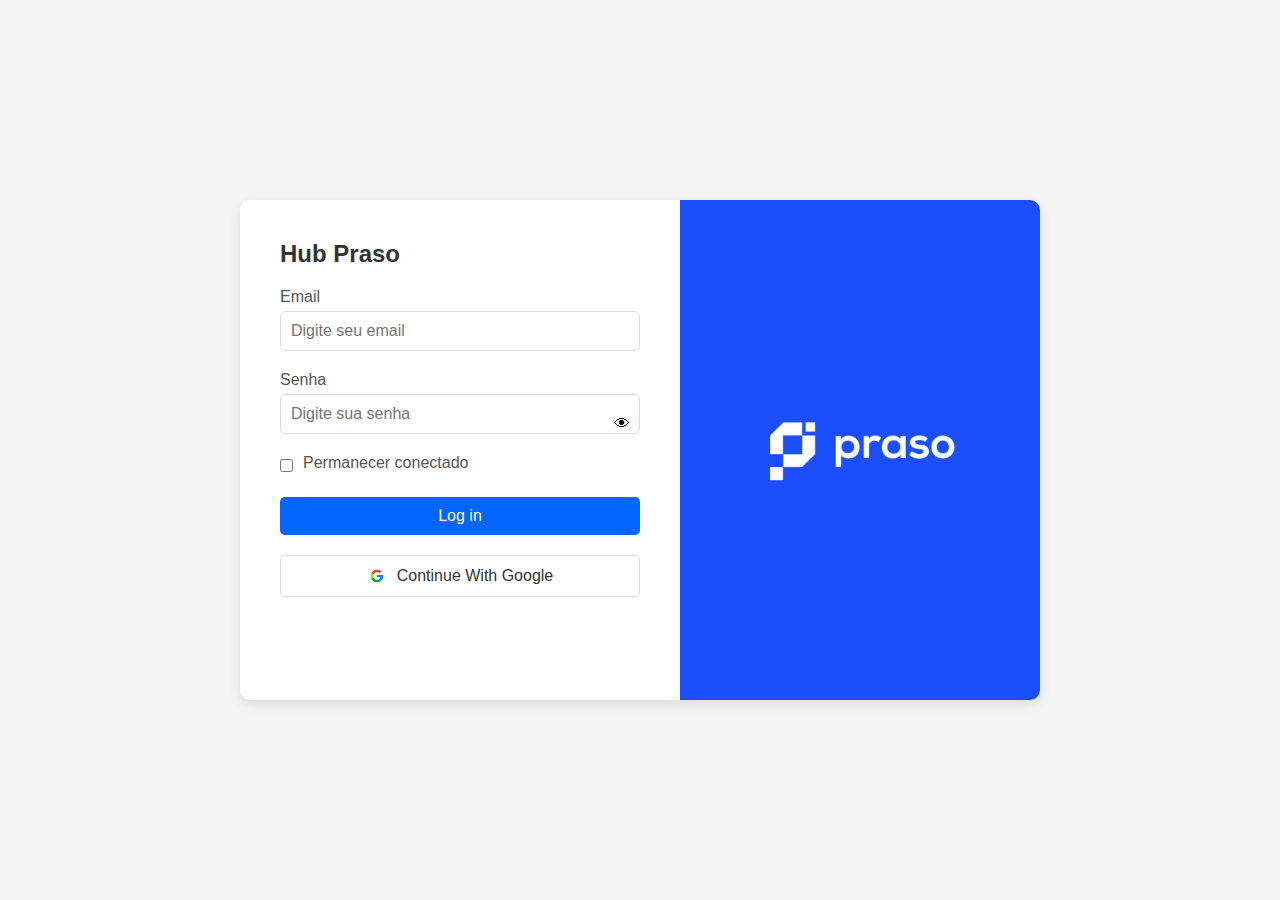
<file: index.html>
<!DOCTYPE html>
<html lang="en">
<head>
    <meta charset="UTF-8">
    <meta name="viewport" content="width=device-width, initial-scale=1.0">
    <title>Hub Praso - Login</title>
    <link rel="stylesheet" href="css/login.css">
</head>
<body>
    <div class="container">
        <!-- Esquerda - Formulário de Login -->
        <div class="login-form">
            <h2>Hub Praso</h2>
            <form action="/login" method="POST">
                <label for="email">Email</label>
                <input type="email" id="email" name="email" placeholder="Digite seu email" required>
                
                <label for="password">Senha</label>
                <div class="password-field">
                    <input type="password" id="password" name="password" placeholder="Digite sua senha" required>
                    <span class="toggle-password">&#128065;</span> <!-- ícone de olho -->
                </div>

                <div class="stay-logged-in">
                    <input type="checkbox" id="remember" name="remember">
                    <label for="remember">Permanecer conectado</label>
                </div>

                <button type="button" id="loginButton" class="login-btn">Log in</button>

                <button type="button" class="google-btn">
                    <img src="images/google.jpg" alt="Google logo"> Continue With Google
                </button>
            </form>
        </div>

        <!-- Direita - Logo -->
        <div class="logo-section">
            <img src="images/logopraso1.png" alt="Praso logo" class="logo">
        </div>
    </div>
    <script src="js/login.js"></script>
</body>
</html>
</file>
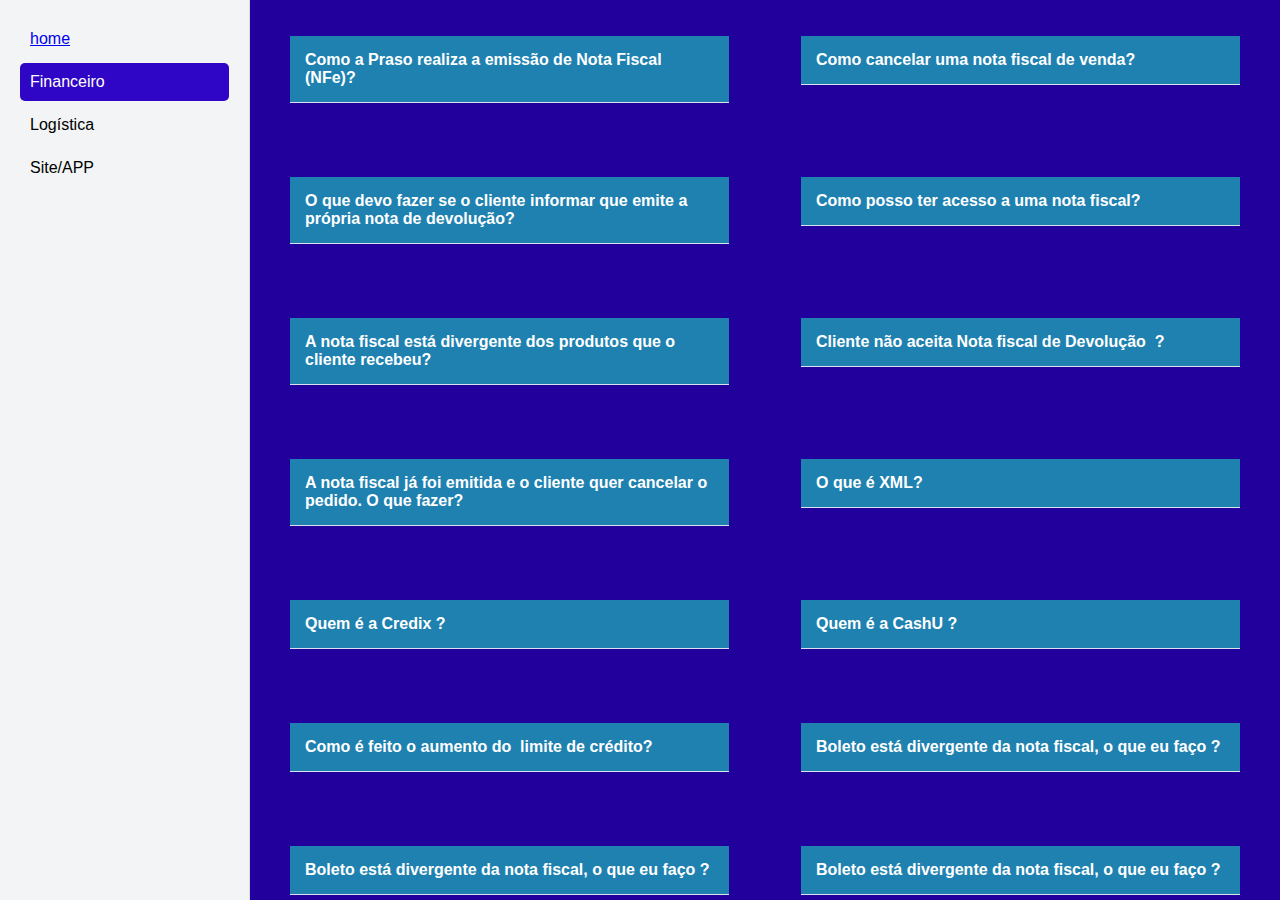
<file: suporte.html>
<!DOCTYPE html>
<html lang="pt-BR">
<head>
    <meta charset="UTF-8">
    <meta name="viewport" content="width=device-width, initial-scale=1.0">
    <title>Sidebar Interativa</title>
    <link rel="stylesheet" href="css/sidebar.css">
    <link rel="stylesheet" href="https://cdnjs.cloudflare.com/ajax/libs/font-awesome/6.5.1/css/all.min.css" integrity="sha512-DTOQO9RWCH3ppGqcWaEA1BIZOC6xxalwEsw9c2QQeAIftl+Vegovlnee1c9QX4TctnWMn13TZye+giMm8e2LwA==" crossorigin="anonymous" referrerpolicy="no-referrer" />
</head>
<body>
    <div class="container">
        <div class="sidebar">
            <ul>
                <li><a href="home.html">home</a></li>
                <li class="active" onclick="showContent('home')">Financeiro</li>
                <li onclick="showContent('order')">Logística</li>
                <li onclick="showContent('delivery')">Site/APP</li>
            </ul>
        </div>
        <div class="content">
            <div id="home" class="content-item active">
                <!-- Accordions para "Financeiro" -->
                <div class="container-ativo">
                    <div class="accordion">
                        <button class="accordion-header">
                            <span>Como a Praso realiza a emissão de Nota Fiscal (NFe)?</span>
                            <i class="fa-solid fa-chevron-down arrow"></i>
                        </button>
                        <div class="accordion-body">
                            <p>Aqui na Praso, trabalhamos com dois tipos de emissão de notas fiscais: nota de venda e nota de devolução. Na nota fiscal de venda, informamos ao cliente e à Sefaz (Secretaria da Fazenda) que os produtos foram vendidos pela Praso para aquele cliente. A nota fiscal de venda é emitida automaticamente quando o pedido é feito.

                                A nota fiscal de devolução informa ao cliente e à Sefaz que o cliente não recebeu aqueles itens. Ela é emitida automaticamente quando alguma ocorrência é realizada. 
                                
                                Para a Praso, a importância da emissão e registro dessas notas vai além do setor fiscal. Utilizamos essas notas não apenas para registro fiscal e cobrança, mas também para organizar o nosso Centro de Distribuição, conseguindo mapear os itens que saíram e voltaram para o nosso armazém.
                                
                                Sempre que um item sai do nosso CD, uma nota fiscal de venda é emitida. Ainda não trabalhamos com notas de bonificação.
                                
                                Caso seja necessário emitir uma nota fiscal de venda ou devolução manualmente, nós fazemos isso no Sankhya.</p>
                        </div>
                    </div>
                </div>
                <div class="container-ativo">
                    <div class="accordion">
                        <button class="accordion-header">
                            <span>Como cancelar uma nota fiscal de venda?</span>
                            <i class="fa-solid fa-chevron-down arrow"></i>
                        </button>
                        <div class="accordion-body">
                            <p>Primeiro, precisamos entender o motivo do cancelamento da nota fiscal. Atualmente, a Sefaz permite que a nota fiscal de venda ou de devolução seja cancelada em até 24 horas; depois desse prazo, não é mais permitido o cancelamento.

                                Caso seja uma nota fiscal de venda, se ultrapassar as 24 horas, podemos emitir uma nota de devolução para que aquela operação de venda seja anulada.
                                
                                Se o cliente ainda insistir na anulação, precisaremos de ajuda do time financeiro para que eles possam dar entrada em uma anulação junto à Sefaz com justificativa. Esse tipo de operação não deve ser feito com frequência, devendo ocorrer apenas em casos excepcionais. Por isso, é importante alinhar com o cliente e buscar outras formas de resolução para evitar recorrer a essa solução.</p>
                        </div>
                    </div>
                </div>
                <!-- Adicionei 8 accordions adicionais para "Financeiro" -->
                <div class="container-ativo">
                    <div class="accordion">
                        <button class="accordion-header">
                            <span>O que devo fazer se o cliente informar que emite a própria nota de devolução?</span>
                            <i class="fa-solid fa-chevron-down arrow"></i>
                        </button>
                        <div class="accordion-body">
                            <p>É importante explicar ao cliente nosso procedimento padrão para que ele compreenda o processo. Temos clientes de diferentes portes, com rotatividade nas equipes de compras e financeiro, e às vezes é necessário relembrar nosso processo.

                                Diante disso, se o cliente emitiu uma nota de devolução para um item que não recebeu, precisamos verificar internamente se o motorista registrou a ocorrência no sistema. Se o motorista tiver registrado a ocorrência, há uma grande chance de que ela já tenha sido resolvida de forma automática ou pelo time da torre de controle.
                                
                                - Caso o pedido esteja em rota hoje e o motorista ainda não tenha registrado a ocorrência, devemos confirmar com a torre de controle se realmente houve a falta e alinhar sobre a ocorrência. Se for confirmado, iremos realizar o procedimento manual.
                                
                                Nesse caso, não registraremos a ocorrência no Retool. Explicaremos sobre a nota de devolução no Shopify, anexaremos o PDF da nota e colocaremos a tag "*devolucao_emitida_pelo_cliente*".
                                
                                É importante registrar e armazenar essa nota para que o time financeiro possa acessá-la.
                                
                                - Se a ocorrência já foi resolvida automaticamente ou pelo time da torre de controle em menos de 24 horas, iremos realizar o cancelamento da ocorrência. Se for um reenvio, cancelaremos o reenvio do item e a nota de devolução emitida automaticamente.
                                
                                Após isso, registraremos o ocorrido no Shopify, anexaremos a nota emitida pelo cliente em PDF e colocaremos a tag "*devolucao_emitida_pelo_cliente*".
                                
                                Se a ocorrência foi registrada há mais de 24 horas, é importante informar ao cliente que, devido ao tempo decorrido, a nota não pode mais ser cancelada. Caso a nota dele também tenha sido emitida há mais de 24 horas e ele se recuse a cancelar a nota de devolução emitida, precisamos entrar em contato com o setor financeiro, explicando a situação e solicitando a anulação da nossa nota. Lembrando de registrar o ocorrido no Shopify, anexar a nota emitida pelo cliente em PDF e colocar a tag "*devolucao_emitida_pelo_cliente*".</p>
                        </div>
                    </div>
                </div>
                <div class="container-ativo">
                    <div class="accordion">
                        <button class="accordion-header">
                            <span>Como posso ter acesso a uma nota fiscal?</span>
                            <i class="fa-solid fa-chevron-down arrow"></i>
                        </button>
                        <div class="accordion-body">
                            <p>A nota fiscal de venda fica disponível para o cliente no site e no aplicativo, mas a nota de devolução não.

                                Podemos acessar notas de venda e devolução no nosso sistema de duas formas diferentes.
                                
                                Na aba "Consultar Pedido" dentro do Retool, podemos pesquisar o pedido e visualizar todo o histórico de notas emitidas, devolvidas e canceladas. Também podemos acessar essas informações no Sankhya, nossa ferramenta de gestão financeira, onde é possível consultar todas as notas de venda, devolução e cancelamento, além de baixar o PDF e o XML.</p>
                        </div>
                    </div>
                </div>
                <div class="container-ativo">
                    <div class="accordion">
                        <button class="accordion-header">
                            <span>A nota fiscal está divergente dos produtos que o cliente recebeu?</span>
                            <i class="fa-solid fa-chevron-down arrow"></i>
                        </button>
                        <div class="accordion-body">
                            <p>É importante pedir ao cliente que envie a nota que ele recebeu e, em paralelo, confirmar com o canhoto que o motorista anexou na entrega.

                                Precisamos verificar se o cliente recebeu a nota fiscal de venda que está em seu CNPJ ou se recebeu a nota fiscal de outro cliente.
                                
                                Caso ele tenha recebido a nota fiscal de outro cliente ou os itens tenham sido entregues trocados, iremos solicitar a recolha dos itens e realizar o reenvio do pedido correto. Se o cliente utilizou algum ou todos os itens, iremos faturar um pedido para cobrança, registrando tudo no Shopify.</p>
                        </div>
                    </div>
                </div>
                <div class="container-ativo">
                    <div class="accordion">
                        <button class="accordion-header">
                            <span>Cliente não aceita Nota fiscal de Devolução  ?</span>
                            <i class="fa-solid fa-chevron-down arrow"></i>
                        </button>
                        <div class="accordion-body">
                            <p>Caso o cliente informe que não aceita nota fiscal de devolução, é importante informar sobre o nosso procedimento padrão de resolução de ocorrências e a emissão automática de nota fiscal de devolução.

                                Hoje, não temos uma trava que informe a torre de controle ou impeça a automação de resolver as ocorrências e emitir a nota de devolução ou venda. Por isso caso o cliente faça a emissão de uma nota de devolução, ele precisa nos informar em até 24 horas.
                                O cliente emitindo a nota fiscal precisamos cancelar a nossa nota fiscal de devolução e registrar no shopify o ocorrido, anexar a nota emitida pelo cliente em pdf e colocar a tag “*devolucao_emitida_pelo_cliente*”.</p>
                        </div>
                    </div>
                </div>
                <div class="container-ativo">
                    <div class="accordion">
                        <button class="accordion-header">
                            <span>A nota fiscal já foi emitida e o cliente quer cancelar o pedido. O que fazer?</span>
                            <i class="fa-solid fa-chevron-down arrow"></i>
                        </button>
                        <div class="accordion-body">
                            <p>No site e no aplicativo da Praso, o cliente consegue cancelar o pedido por conta própria, caso a nota fiscal ainda não tenha sido emitida.

                                Hoje, nosso processo de faturamento ocorre paralelamente ao processo de roteirização. Por conta disso, em casos em que o pedido já foi faturado, o cliente não conseguirá realizar o cancelamento sozinho.
                                
                                Com o cenário de faturamento automático, dependendo do tempo de emissão, o pedido provavelmente já pode ter sido separado em nosso CD.
                                
                                Por isso, é preciso avisar ao time de operações, caso seja um pedido ainda no tempo de separação, para cancelar a nota fiscal no Sankhya de forma manual.
                                
                                Sempre registre no Shopify o motivo do cancelamento.</p>
                        </div>
                    </div>
                </div>
                <div class="container-ativo">
                    <div class="accordion">
                        <button class="accordion-header">
                            <span>O que é XML?</span>
                            <i class="fa-solid fa-chevron-down arrow"></i>
                        </button>
                        <div class="accordion-body">
                            <p>A XML é uma linguagem de programação Extensible Markup Language (XML). Esse arquivo serve para dar validade jurídica. Alguns dos nosso clientes pedem esse arquivo para dar entrada no sistema deles.

                                No Sankhya podemos fazer a busca pelo pedido e enviar o xml daquela nota automaticamente para o e-mail cadastrado ou baixar o arquivo.
                                
                                Caso ainda assim o arquivo não esteja legível ou precise dele de outra forma, pode falar com o supervisor ou analista sênior do seu time ou falar com o time de tecnologia.</p>
                        </div>
                    </div>
                </div>
                <div class="container-ativo">
                    <div class="accordion">
                        <button class="accordion-header">
                            <span>Quem é a Credix ?</span>
                            <i class="fa-solid fa-chevron-down arrow"></i>
                        </button>
                        <div class="accordion-body">
                            <p>A credix é a nossa parceira financeira com clientes que consideramos Grandes Contas. Eles permitem que a gente ofereça pagamentos flexíveis e limite de crédito para o cliente sem processar o pagamento por nós. O que significa que no boleto o pagamento estará o nome Credix Securitizadora iii .</p>
                        </div>
                    </div>
                </div>
                <div class="container-ativo">
                    <div class="accordion">
                        <button class="accordion-header">
                            <span>Quem é a CashU ?</span>
                            <i class="fa-solid fa-chevron-down arrow"></i>
                        </button>
                        <div class="accordion-body">
                            <p>A CashU é nossa parceira financeira com o maior volume do nosso negócio. Eles permitem que a gente ofereça pagamentos flexíveis e limite de crédito para o cliente sem processar o pagamento por nós. O que significa que no boleto o pagamento estará o nome INOVA CREDTECH III FUNDO DE INVESTIMENTO EM DIREITOS CREDITORIOS.</p>
                        </div>
                    </div>
                </div>
                <div class="container-ativo">
                    <div class="accordion">
                        <button class="accordion-header">
                            <span>Como é feito o aumento do  limite de crédito?</span>
                            <i class="fa-solid fa-chevron-down arrow"></i>
                        </button>
                        <div class="accordion-body">
                            <p>Para solicitarmos aumento de crédito, precisamos que o cliente tenha gasto em média 7k para ser avaliada essa possibilidade, caso o cliente não tenha gasto esse valor ainda conosco, podemos enviar o link: https://airtable.com/appnJT7Kz8mlHxTzY/shrnaeTumroiTMpaL Para que o cliente anexe notas ficar de outras empresas, para que o time de crédito possa analisar e isso pode levar em média 48 horas !</p>
                        </div>
                    </div>
                </div>
                <div class="container-ativo">
                    <div class="accordion">
                        <button class="accordion-header">
                            <span>Boleto está divergente da nota fiscal, o que eu faço ?</span>
                            <i class="fa-solid fa-chevron-down arrow"></i>
                        </button>
                        <div class="accordion-body">
                            <p>É importante verificar se o pedido sofreu alguma modificação por conta de ruptura de estoque ou pesagem. Caso tenha sido, precisamos confirmar qual o valor correto e fazer o ajuste através do emissor de boleto no retool.

                                Caso o boleto seja emitido por um de nossos parceiros enviar a NF ajustada de venda ou a nota de devolução e solicitar o ajuste do valor do boleto.</p>
                        </div>
                    </div>
                </div>
                <div class="container-ativo">
                    <div class="accordion">
                        <button class="accordion-header">
                            <span>Boleto está divergente da nota fiscal, o que eu faço ?</span>
                            <i class="fa-solid fa-chevron-down arrow"></i>
                        </button>
                        <div class="accordion-body">
                            <p>É importante verificar se o pedido sofreu alguma modificação por conta de ruptura de estoque ou pesagem. Caso tenha sido, precisamos confirmar qual o valor correto e fazer o ajuste através do emissor de boleto no retool.

                                Caso o boleto seja emitido por um de nossos parceiros enviar a NF ajustada de venda ou a nota de devolução e solicitar o ajuste do valor do boleto.</p>
                        </div>
                    </div>
                </div>
                <div class="container-ativo">
                    <div class="accordion">
                        <button class="accordion-header">
                            <span>Boleto está divergente da nota fiscal, o que eu faço ?</span>
                            <i class="fa-solid fa-chevron-down arrow"></i>
                        </button>
                        <div class="accordion-body">
                            <p>É importante verificar se o pedido sofreu alguma modificação por conta de ruptura de estoque ou pesagem. Caso tenha sido, precisamos confirmar qual o valor correto e fazer o ajuste através do emissor de boleto no retool.

                                Caso o boleto seja emitido por um de nossos parceiros enviar a NF ajustada de venda ou a nota de devolução e solicitar o ajuste do valor do boleto.</p>
                        </div>
                    </div>
                </div>
                <div class="container-ativo">
                    <div class="accordion">
                        <button class="accordion-header">
                            <span>Boleto está divergente da nota fiscal, o que eu faço ?</span>
                            <i class="fa-solid fa-chevron-down arrow"></i>
                        </button>
                        <div class="accordion-body">
                            <p>É importante verificar se o pedido sofreu alguma modificação por conta de ruptura de estoque ou pesagem. Caso tenha sido, precisamos confirmar qual o valor correto e fazer o ajuste através do emissor de boleto no retool.

                                Caso o boleto seja emitido por um de nossos parceiros enviar a NF ajustada de venda ou a nota de devolução e solicitar o ajuste do valor do boleto.</p>
                        </div>
                    </div>
                </div>
                <div class="container-ativo">
                    <div class="accordion">
                        <button class="accordion-header">
                            <span>Boleto está divergente da nota fiscal, o que eu faço ?</span>
                            <i class="fa-solid fa-chevron-down arrow"></i>
                        </button>
                        <div class="accordion-body">
                            <p>É importante verificar se o pedido sofreu alguma modificação por conta de ruptura de estoque ou pesagem. Caso tenha sido, precisamos confirmar qual o valor correto e fazer o ajuste através do emissor de boleto no retool.

                                Caso o boleto seja emitido por um de nossos parceiros enviar a NF ajustada de venda ou a nota de devolução e solicitar o ajuste do valor do boleto.</p>
                        </div>
                    </div>
                </div>
                <div class="container-ativo">
                    <div class="accordion">
                        <button class="accordion-header">
                            <span>Boleto está divergente da nota fiscal, o que eu faço ?</span>
                            <i class="fa-solid fa-chevron-down arrow"></i>
                        </button>
                        <div class="accordion-body">
                            <p>É importante verificar se o pedido sofreu alguma modificação por conta de ruptura de estoque ou pesagem. Caso tenha sido, precisamos confirmar qual o valor correto e fazer o ajuste através do emissor de boleto no retool.

                                Caso o boleto seja emitido por um de nossos parceiros enviar a NF ajustada de venda ou a nota de devolução e solicitar o ajuste do valor do boleto.</p>
                        </div>
                    </div>
                </div>
                <div class="container-ativo">
                    <div class="accordion">
                        <button class="accordion-header">
                            <span>Boleto está divergente da nota fiscal, o que eu faço ?</span>
                            <i class="fa-solid fa-chevron-down arrow"></i>
                        </button>
                        <div class="accordion-body">
                            <p>É importante verificar se o pedido sofreu alguma modificação por conta de ruptura de estoque ou pesagem. Caso tenha sido, precisamos confirmar qual o valor correto e fazer o ajuste através do emissor de boleto no retool.

                                Caso o boleto seja emitido por um de nossos parceiros enviar a NF ajustada de venda ou a nota de devolução e solicitar o ajuste do valor do boleto.</p>
                        </div>
                    </div>
                </div>
            </div>

            <div id="order" class="content-item">
                <!-- Accordions para "Onde está meu pedido?" -->
                <div class="container-ativo">
                    <div class="accordion">
                        <button class="accordion-header">
                            <span>Em que momento é feita a roteirização?</span>
                            <i class="fa-solid fa-chevron-down arrow"></i>
                        </button>
                        <div class="accordion-body">
                            <p>Atualmente, a roteirização acontece após as 19h.</p>
                        </div>
                    </div>
                </div>
                <!-- Adicionando 10 novos accordions -->
                <div class="container-ativo">
                    <div class="accordion">
                        <button class="accordion-header">
                            <span>Posso pedir prioridade em uma entrega?</span>
                            <i class="fa-solid fa-chevron-down arrow"></i>
                        </button>
                        <div class="accordion-body">
                            <p>Hoje, não conseguimos priorizar uma entrega na roteirização ou durante a rota do motorista. A entrega só poderá ser feita de forma prioritária se não comprometer a rota do motorista. É ideal deixar o cliente ciente de que nosso horário de entrega é das 7h às 19h.</p>
                        </div>
                    </div>
                </div>
                <div class="container-ativo">
                    <div class="accordion">
                        <button class="accordion-header">
                            <span>O cliente tem limite de horário. Como posso garantir a entrega nesse horário?</span>
                            <i class="fa-solid fa-chevron-down arrow"></i>
                        </button>
                        <div class="accordion-body">
                            <p>Ainda não conseguimos trabalhar com janela de horário na rota. Por isso, é importante esclarecer isso para o cliente, para que não se criem expectativas. Nosso horário de entrega é das 7h às 19h. Uma forma de deixar clara essa restrição de horário é colocando o limite de horário na observação do pedido, para que o motorista fique ciente. Embora não seja uma garantia, se estiver no romaneio do motorista, ele tentará organizar a rota para atender o cliente.</p>
                        </div>
                    </div>
                </div>
                <div class="container-ativo">
                    <div class="accordion">
                        <button class="accordion-header">
                            <span>O cliente quer o número do motorista. Posso passar?</span>
                            <i class="fa-solid fa-chevron-down arrow"></i>
                        </button>
                        <div class="accordion-body">
                            <p>Nossos motoristas são terceirizados, e por isso, o cliente deve tratar todos os assuntos diretamente com a Praso. O motorista pode, sim, entrar em contato com o cliente para pedir ajuda ou uma localização, mas nós não passamos o número do motorista para o cliente.</p>
                        </div>
                    </div>
                </div>
                <div class="container-ativo">
                    <div class="accordion">
                        <button class="accordion-header">
                            <span>O faturamento é feito antes da roteirização?</span>
                            <i class="fa-solid fa-chevron-down arrow"></i>
                        </button>
                        <div class="accordion-body">
                            <p>Sim, primeiro o pedido é faturado e, em seguida, roteirizado. Estamos implementando o faturamento automático para agilizar nossos processos.</p>
                        </div>
                    </div>
                </div>
                <div class="container-ativo">
                    <div class="accordion">
                        <button class="accordion-header">
                            <span>Quem roteiriza consegue ver as observações do pedido?</span>
                            <i class="fa-solid fa-chevron-down arrow"></i>
                        </button>
                        <div class="accordion-body">
                            <p>Não, as observações colocadas no pedido aparecem apenas no romaneio do motorista.</p>
                        </div>
                    </div>
                </div>
                <div class="container-ativo">
                    <div class="accordion">
                        <button class="accordion-header">
                            <span>Em que momento o pessoal verifica que o item está em ruptura?</span>
                            <i class="fa-solid fa-chevron-down arrow"></i>
                        </button>
                        <div class="accordion-body">
                            <p>As rupturas são verificadas no momento da separação do pedido. O pessoal do armazém utiliza um sistema colaborativo onde fazem ajustes de itens que estão em ruptura. Em casos assim, a NF original é automaticamente cancelada, e uma nova é emitida sem o item faltante, tudo isso antes de sair para a rota.</p>
                        </div>
                    </div>
                </div>
                <div class="container-ativo">
                    <div class="accordion">
                        <button class="accordion-header">
                            <span>Como funciona o processo de agendamento de entregas?</span>
                            <i class="fa-solid fa-chevron-down arrow"></i>
                        </button>
                        <div class="accordion-body">
                            <p>Ao finalizar o pedido, o cliente deve selecionar a data em que deseja receber a entrega, desde que não seja domingo ou feriado nacional.</p>
                        </div>
                    </div>
                </div>
                <div class="container-ativo">
                    <div class="accordion">
                        <button class="accordion-header">
                            <span>O que acontece se o cliente não estiver disponível para receber a entrega?</span>
                            <i class="fa-solid fa-chevron-down arrow"></i>
                        </button>
                        <div class="accordion-body">
                            <p>Se o cliente não estiver disponível para receber o pedido, entraremos em contato para verificar se algum vizinho pode receber a entrega. Se isso não for possível, tentaremos realizar a entrega no próximo dia de entrega naquela região.</p>
                        </div>
                    </div>
                </div>
                <div class="container-ativo">
                    <div class="accordion">
                        <button class="accordion-header">
                            <span>Quais são os horários de entrega da Praso?</span>
                            <i class="fa-solid fa-chevron-down arrow"></i>
                        </button>
                        <div class="accordion-body">
                            <p>Nossas entregas são realizadas entre 7h e 19h.</p>
                        </div>
                    </div>
                </div>
                <div class="container-ativo">
                    <div class="accordion">
                        <button class="accordion-header">
                            <span>A Praso realiza entregas aos domingos e feriados?</span>
                            <i class="fa-solid fa-chevron-down arrow"></i>
                        </button>
                        <div class="accordion-body">
                            <p>Atualmente, nossas entregas são realizadas de segunda a sábado, com exceção de feriados nacionais. Algumas regiões possuem restrições de entrega.</p>
                        </div>
                    </div>
                </div>
                <div class="container-ativo">
                    <div class="accordion">
                        <button class="accordion-header">
                            <span>Como a Praso lida com devoluções de mercadorias?</span>
                            <i class="fa-solid fa-chevron-down arrow"></i>
                        </button>
                        <div class="accordion-body">
                            <p>As devoluções são registradas no sistema após a solicitação do cliente ou vendedor. Em seguida, emitimos uma Nota Fiscal de Devolução e acionamos o time de operações para realizar a coleta dos itens.</p>
                        </div>
                    </div>
                </div>
            </div>

            <div id="delivery" class="content-item">
                <!-- Accordions para "Envios e entregas" -->
                <div class="container-ativo">
                    <div class="accordion">
                        <button class="accordion-header">
                            <span>O cliente pode alterar o endereço pelo site ou aplicativo?</span>
                            <i class="fa-solid fa-chevron-down arrow"></i>
                        </button>
                        <div class="accordion-body">
                            <p>Não. Atualmente, ele não consegue fazer essa alteração pelo site ou aplicativo. É necessário entrar em contato com o nosso atendimento.</p>
                        </div>
                    </div>
                </div>
                <!-- Adicionando 10 novos accordions -->
                <div class="container-ativo">
                    <div class="accordion">
                        <button class="accordion-header">
                            <span>O cliente pode cancelar o pedido?</span>
                            <i class="fa-solid fa-chevron-down arrow"></i>
                        </button>
                        <div class="accordion-body">
                            <p>Sim, caso o pedido ainda não tenha sido faturado, o cliente pode realizar o cancelamento sozinho. Se essa opção não estiver mais disponível, isso significa que o pedido já foi faturado e está em processo de faturamento e roteirização. Nesse caso, o cliente deverá entrar em contato com o nosso atendimento.</p>
                        </div>
                    </div>
                </div>
                <div class="container-ativo">
                    <div class="accordion">
                        <button class="accordion-header">
                            <span>O cliente pode alterar o número de telefone pelo site ou aplicativo?</span>
                            <i class="fa-solid fa-chevron-down arrow"></i>
                        </button>
                        <div class="accordion-body">
                            <p>Não. Atualmente, ele não consegue fazer essa alteração pelo site ou aplicativo. É necessário entrar em contato com o nosso atendimento.</p>
                        </div>
                    </div>
                </div>
                <div class="container-ativo">
                    <div class="accordion">
                        <button class="accordion-header">
                            <span>O cliente consegue modificar um item depois de finalizada a compra?</span>
                            <i class="fa-solid fa-chevron-down arrow"></i>
                        </button>
                        <div class="accordion-body">
                            <p>Não. Atualmente, ele não consegue fazer essa modificação pelo site ou aplicativo. É necessário entrar em contato com o nosso atendimento. O pedido deverá ser cancelado e refeito.</p>
                        </div>
                    </div>
                </div>
                <div class="container-ativo">
                    <div class="accordion">
                        <button class="accordion-header">
                            <span>Quais formas de pagamento para CNPJ?</span>
                            <i class="fa-solid fa-chevron-down arrow"></i>
                        </button>
                        <div class="accordion-body">
                            <p>Os pagamentos podem ser realizados via Pix, cartão de crédito e boleto a prazo.</p>
                        </div>
                    </div>
                </div>
                <div class="container-ativo">
                    <div class="accordion">
                        <button class="accordion-header">
                            <span>Quais formas de pagamento para CPF?</span>
                            <i class="fa-solid fa-chevron-down arrow"></i>
                        </button>
                        <div class="accordion-body">
                            <p>Os pagamentos podem ser realizados via Pix e cartão de crédito.</p>
                        </div>
                    </div>
                </div>
                <div class="container-ativo">
                    <div class="accordion">
                        <button class="accordion-header">
                            <span>Qual e-mail e telefone do suporte?</span>
                            <i class="fa-solid fa-chevron-down arrow"></i>
                        </button>
                        <div class="accordion-body">
                            <p>"E-mail: suporte@praso.com.br</p>
                        </div>
                    </div>
                </div>
                <div class="container-ativo">
                    <div class="accordion">
                        <button class="accordion-header">
                            <span>Qual o prazo para o cliente reclamar sobre o item em seu pedido ?</span>
                            <i class="fa-solid fa-chevron-down arrow"></i>
                        </button>
                        <div class="accordion-body">
                            <p>O prazo para reclamação e arrependimento são de 7 dias ! </p>
                        </div>
                    </div>
                </div>
            </div>
        </div>
    </div>
    <script src="js/sidebar.js"></script>
    <script src="js/accordion.js"></script>
</body>
</html>
</file>
<file: css/login.css>
* {
    margin: 0;
    padding: 0;
    box-sizing: border-box;
    font-family: Arial, sans-serif;
}

body {
    display: flex;
    justify-content: center;
    align-items: center;
    height: 100vh;
    background-color: #f4f4f4;
}

.container {
    display: flex;
    width: 800px;
    height: 500px;
    background-color: white;
    box-shadow: 0 4px 12px rgba(0, 0, 0, 0.1);
    border-radius: 10px;
    overflow: hidden;
}

.login-form {
    flex: 1;
    padding: 40px;
}

.logo-section {
    flex: 1;
    background-color: #1B4FFE;
    display: flex;
    justify-content: center;
    align-items: center;
}

.logo {
    width: 200px;
    height: auto;
}

h2 {
    margin-bottom: 20px;
    color: #333;
}

form {
    display: flex;
    flex-direction: column;
}

label {
    margin-bottom: 5px;
    color: #555;
}

input[type="email"], input[type="password"] {
    width: 100%;
    padding: 10px;
    margin-bottom: 20px;
    border: 1px solid #ddd;
    border-radius: 5px;
    font-size: 16px;
}

.password-field {
    position: relative;
}

.password-field .toggle-password {
    position: absolute;
    right: 10px;
    top: 50%;
    transform: translateY(-50%);
    cursor: pointer;
    font-size: 16px;
}

.stay-logged-in {
    display: flex;
    align-items: center;
    margin-bottom: 20px;
}

.stay-logged-in input[type="checkbox"] {
    margin-right: 10px;
}

button {
    padding: 10px;
    border: none;
    border-radius: 5px;
    cursor: pointer;
    font-size: 16px;
}

.login-btn {
    background-color: #0066FF;
    color: white;
    margin-bottom: 20px;
}

.google-btn {
    background-color: #fff;
    color: #333;
    border: 1px solid #ddd;
    display: flex;
    align-items: center;
    justify-content: center;
}

.google-btn img {
    width: 20px;
    margin-right: 10px;
}
</file>
<file: css/sidebar.css>
body {
    background-color: #1d6eb1;
    font-family: Arial, sans-serif;
    margin: 0;
    padding: 0;
    display: flex;
    height: 100vh; /* Ajustado para ocupar a tela inteira */
}

.container {
    display: flex;
    width: 100%; /* Para garantir que o container ocupe toda a largura */
}

.sidebar {
    width: 250px;
    background-color: #f3f4f5;
    padding: 20px;
    border-right: 1px solid #ddd;
    height: 100vh; /* Ajustado para ocupar a altura da tela */
    box-sizing: border-box; /* Garante que padding e border sejam incluídos na largura total */
}

.sidebar ul {
    list-style-type: none;
    padding: 0;
    margin: 0; /* Removido o margin para alinhamento correto */
}

.sidebar ul li {
    padding: 10px;
    cursor: pointer;
    border-radius: 5px;
    margin-bottom: 5px;
    transition: background-color 0.3s;
}

.sidebar ul li.active,
.sidebar ul li:hover {
    background-color: #2f06c5;
    color: white;
}

.content {
    padding: 20px;
    background-color: #22009c;
    width: calc(100% - 250px); /* Garantir que o content ocupe o espaço restante ao lado da sidebar */
    box-sizing: border-box;
    overflow-y: auto; /* Adicionado para rolagem no conteúdo, se necessário */
}

.content-item {
    display: none;
}

.content-item.active {
    display: grid;
    grid-template-columns: 1fr 1fr;
    gap: 32px;
}

.container-ativo {
    border-radius: 5px;
    padding: 16px 20px;
    box-sizing: border-box;
}

.accordion {
    border-bottom: 1px solid #d9e2ec;
    margin-bottom: 10px;
}

.accordion-header {
    width: 100%;
    padding: 15px;
    background-color: #1e81b0;
    color: #fff;
    border: none;
    outline: none;
    text-align: left;
    font-size: 16px;
    font-weight: bold;
    cursor: pointer;
    display: flex;
    justify-content: space-between;
    align-items: center;
    transition: background-color 0.3s ease;
}

.accordion-header:hover {
    background-color: #166e99;
}

.accordion-body {
    padding: 15px;
    display: none;
    background-color: #eef1f7;
    color: #333;
}

.accordion-body p {
    margin: 0;
}

.accordion .arrow {
    transition: transform 0.3s ease;
}

.accordion.active .arrow {
    transform: rotate(180deg);
}
</file>
